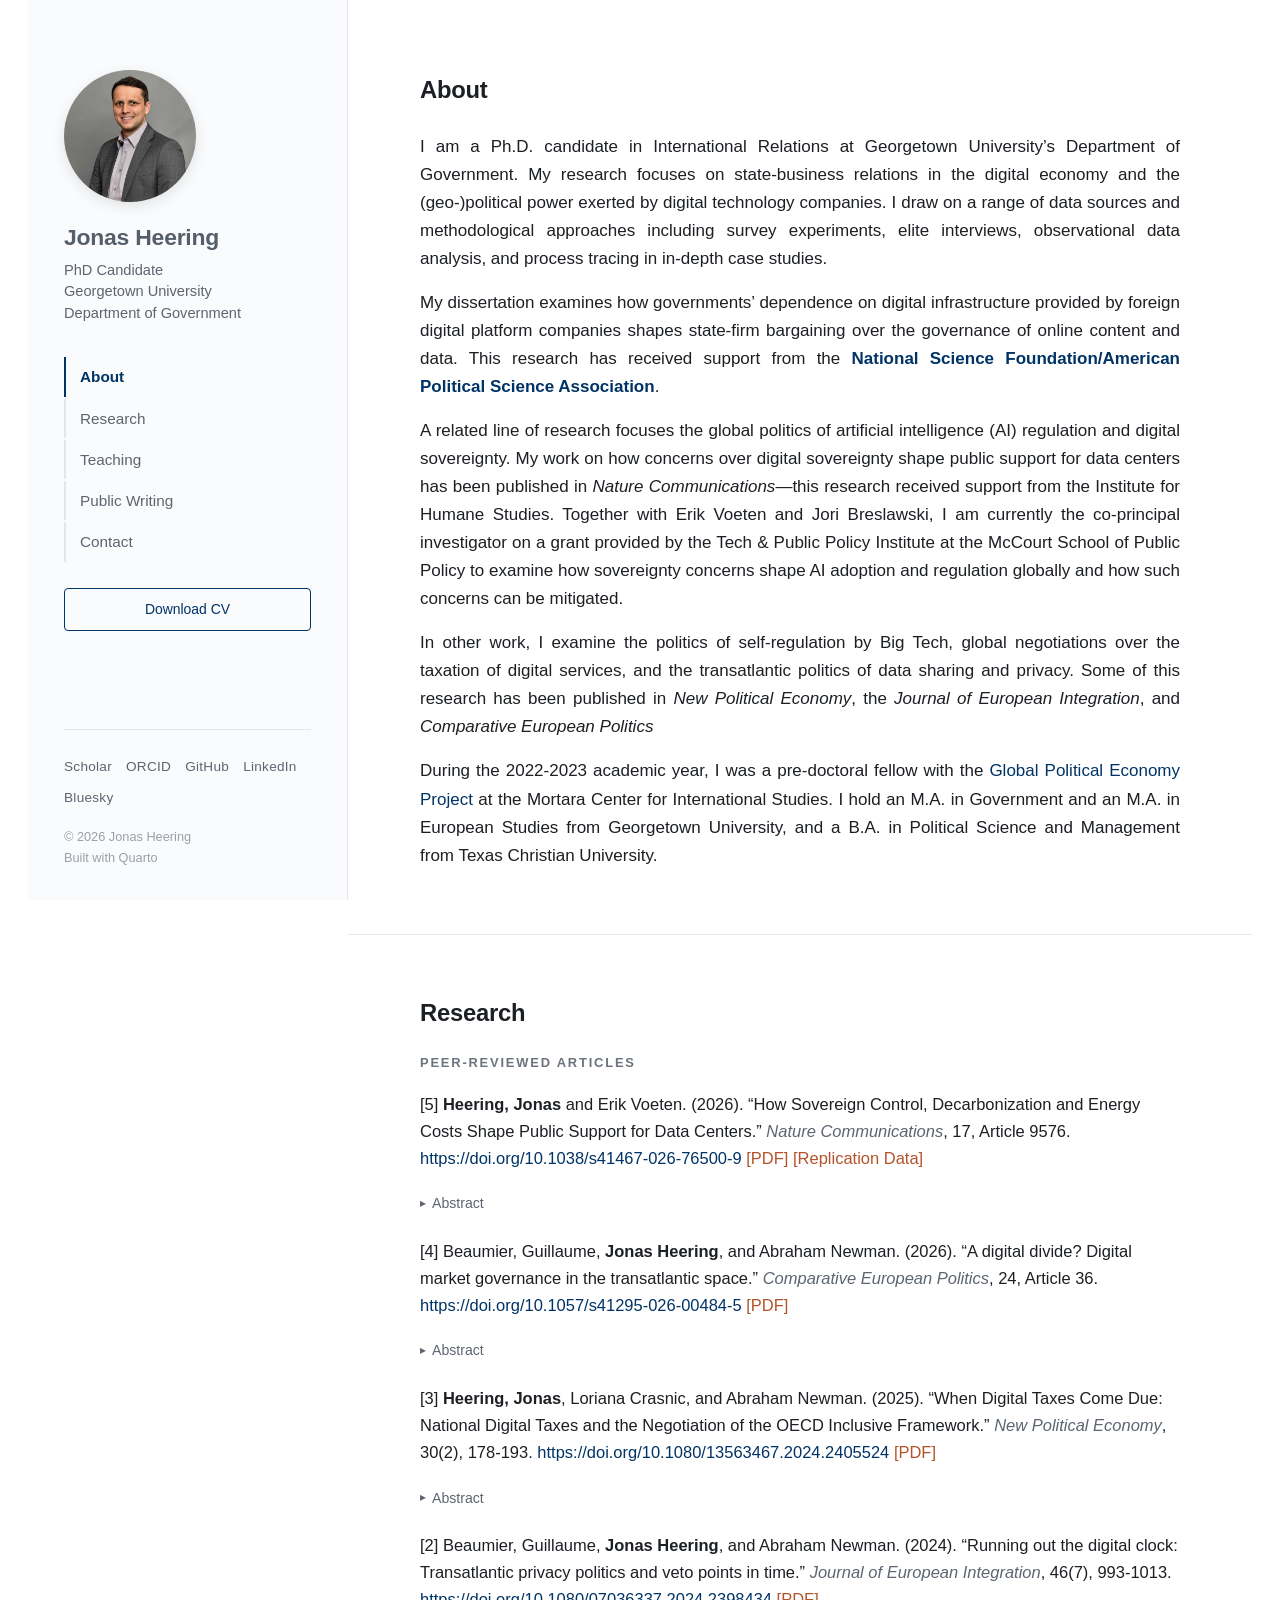
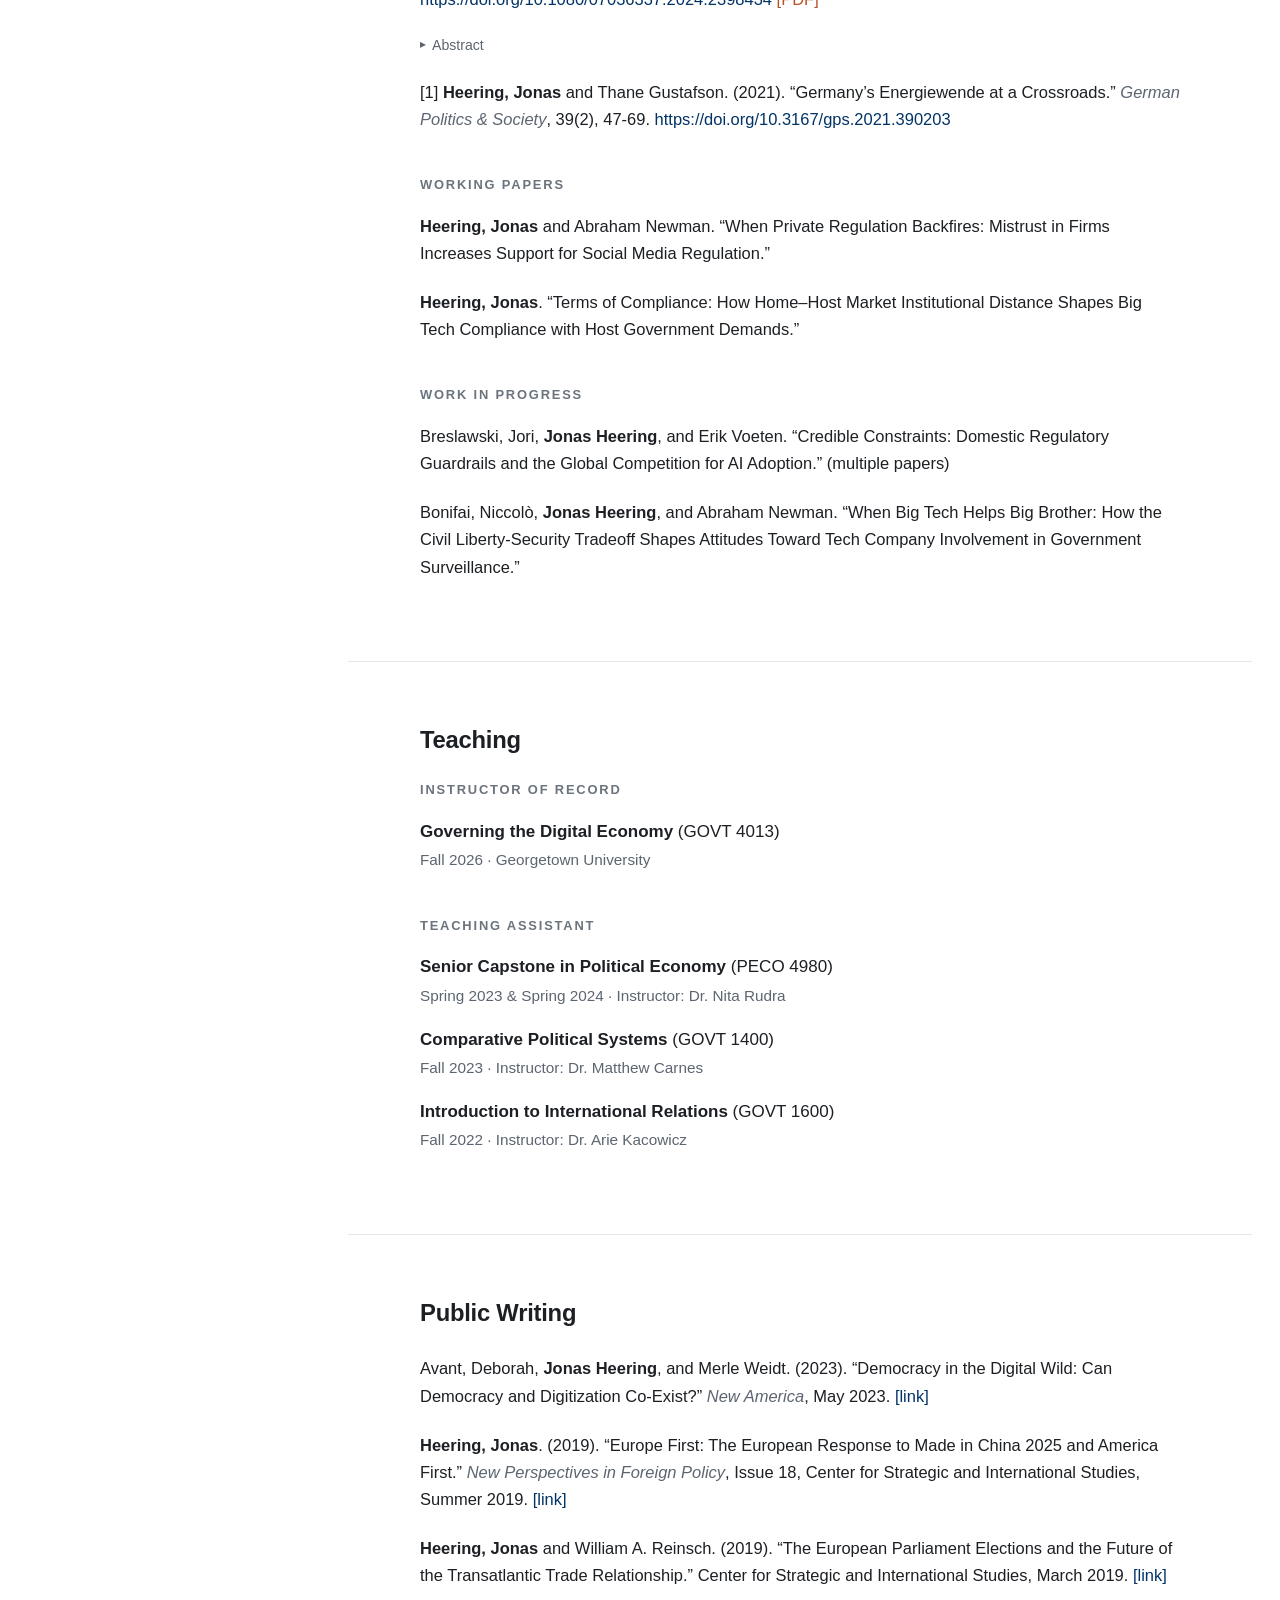
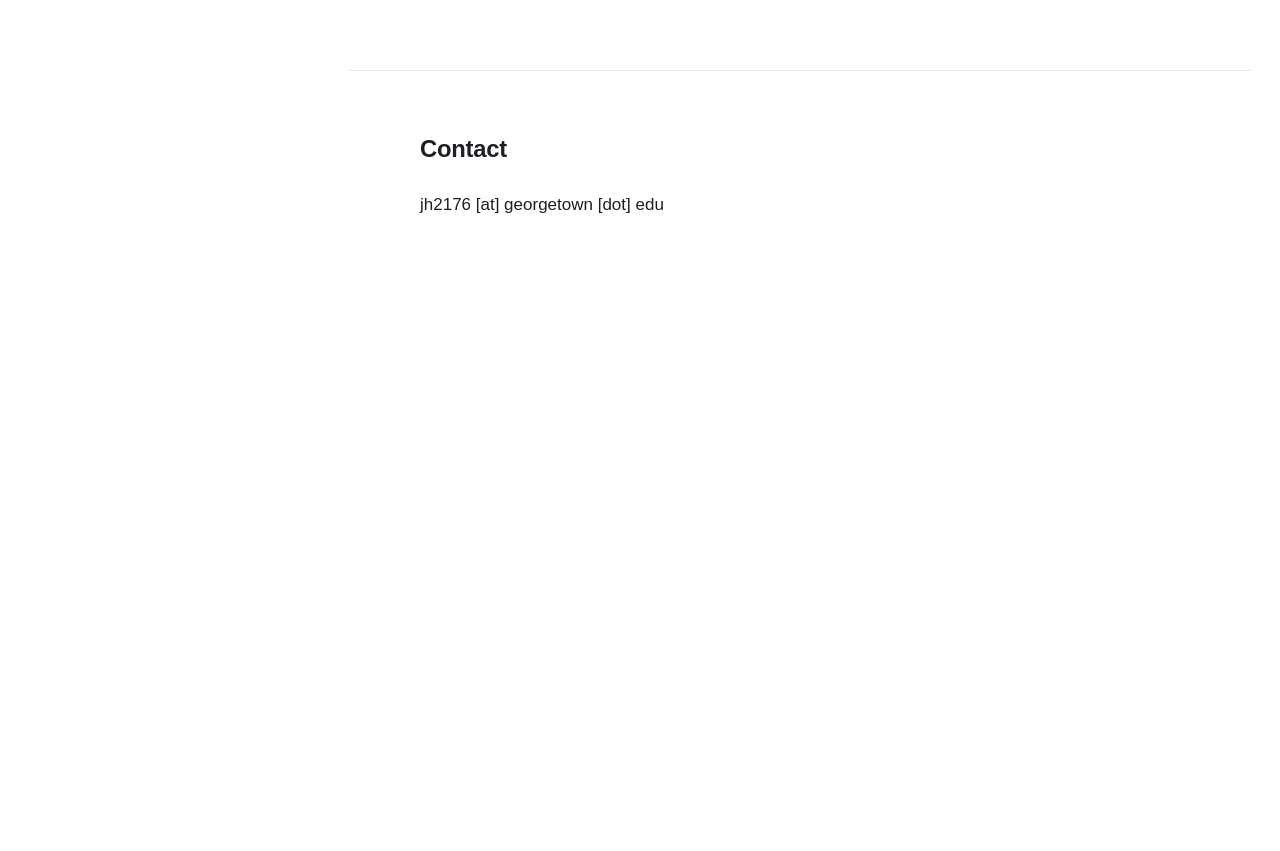
<file: docs/index.html>
<!DOCTYPE html>
<html xmlns="http://www.w3.org/1999/xhtml" lang="en" xml:lang="en"><head>

<meta charset="utf-8">
<meta name="generator" content="quarto-1.8.27">

<meta name="viewport" content="width=device-width, initial-scale=1.0, user-scalable=yes">


<title>Jonas Heering</title>
<style>
code{white-space: pre-wrap;}
span.smallcaps{font-variant: small-caps;}
div.columns{display: flex; gap: min(4vw, 1.5em);}
div.column{flex: auto; overflow-x: auto;}
div.hanging-indent{margin-left: 1.5em; text-indent: -1.5em;}
ul.task-list{list-style: none;}
ul.task-list li input[type="checkbox"] {
  width: 0.8em;
  margin: 0 0.8em 0.2em -1em; /* quarto-specific, see https://github.com/quarto-dev/quarto-cli/issues/4556 */ 
  vertical-align: middle;
}
</style>


<script src="site_libs/quarto-nav/quarto-nav.js"></script>
<script src="site_libs/clipboard/clipboard.min.js"></script>
<script src="site_libs/quarto-search/autocomplete.umd.js"></script>
<script src="site_libs/quarto-search/fuse.min.js"></script>
<script src="site_libs/quarto-search/quarto-search.js"></script>
<meta name="quarto:offset" content="./">
<script src="site_libs/quarto-html/quarto.js" type="module"></script>
<script src="site_libs/quarto-html/tabsets/tabsets.js" type="module"></script>
<script src="site_libs/quarto-html/axe/axe-check.js" type="module"></script>
<script src="site_libs/quarto-html/popper.min.js"></script>
<script src="site_libs/quarto-html/tippy.umd.min.js"></script>
<link href="site_libs/quarto-html/tippy.css" rel="stylesheet">
<link href="site_libs/quarto-html/quarto-syntax-highlighting-ed96de9b727972fe78a7b5d16c58bf87.css" rel="stylesheet" id="quarto-text-highlighting-styles">
<script src="site_libs/bootstrap/bootstrap.min.js"></script>
<link href="site_libs/bootstrap/bootstrap-icons.css" rel="stylesheet">
<link href="site_libs/bootstrap/bootstrap-4b5c0795f3b0985f787d82a1ce4d65c5.min.css" rel="stylesheet" append-hash="true" id="quarto-bootstrap" data-mode="light">
<script id="quarto-search-options" type="application/json">{
  "location": "sidebar",
  "copy-button": false,
  "collapse-after": 3,
  "panel-placement": "start",
  "type": "textbox",
  "limit": 50,
  "keyboard-shortcut": [
    "f",
    "/",
    "s"
  ],
  "show-item-context": false,
  "language": {
    "search-no-results-text": "No results",
    "search-matching-documents-text": "matching documents",
    "search-copy-link-title": "Copy link to search",
    "search-hide-matches-text": "Hide additional matches",
    "search-more-match-text": "more match in this document",
    "search-more-matches-text": "more matches in this document",
    "search-clear-button-title": "Clear",
    "search-text-placeholder": "",
    "search-detached-cancel-button-title": "Cancel",
    "search-submit-button-title": "Submit",
    "search-label": "Search"
  }
}</script>


<meta property="og:title" content="Jonas Heering">
<meta property="og:site_name" content="Jonas Heering">
<meta name="twitter:title" content="Jonas Heering">
<meta name="twitter:card" content="summary">
</head>

<body class="fullcontent quarto-light">

<div id="quarto-search-results"></div>
<!-- content -->
<div id="quarto-content" class="quarto-container page-layout-custom">
<!-- sidebar -->
<!-- margin-sidebar -->
<!-- main -->




<aside id="site-sidebar">
  <div class="sidebar-inner">

    <img class="avatar" src="files/profile/jonas-heering-photo.jpg" alt="Jonas Heering">

    <h1 class="side-name">Jonas Heering</h1>
    <p class="side-role">PhD Candidate<br>Georgetown University<br>Department of Government</p>

    <!-- .no-external keeps Quarto's external-link script from adding
         target="_blank" to these same-page anchors. It decides "external" by
         comparing the resolved URL against site-url, so without this the nav
         opens a new tab whenever the page is not served from that exact host
         (e.g. opening docs/index.html straight from Finder). -->
    <nav class="side-nav" aria-label="Sections">
      <a class="no-external" href="#about">About</a>
      <a class="no-external" href="#research">Research</a>
      <a class="no-external" href="#teaching">Teaching</a>
      <a class="no-external" href="#writing">Public Writing</a>
      <a class="no-external" href="#contact">Contact</a>
    </nav>

    <div class="side-cta">
      <a class="btn-cv" href="files/Jonas-Heering-CV.pdf" target="_blank" rel="noopener">Download CV</a>
    </div>

    <div class="side-social">
      <a href="https://scholar.google.com/citations?user=WTr67bQAAAAJ&amp;hl=en" target="_blank" rel="noopener">Scholar</a>
      <a href="https://orcid.org/0009-0008-8426-7867" target="_blank" rel="noopener">ORCID</a>
      <a href="https://github.com/jonasheering" target="_blank" rel="noopener">GitHub</a>
      <a href="https://www.linkedin.com/in/jonasheering/" target="_blank" rel="noopener">LinkedIn</a>
      <a href="https://bsky.app/profile/jonasheering.bsky.social" target="_blank" rel="noopener">Bluesky</a>
    </div>

    <p class="side-copyright">© 2026 Jonas Heering<br>Built with <a href="https://quarto.org/">Quarto</a></p>

  </div>
</aside>
<section id="about" class="level2">
<h2 data-anchor-id="about">About</h2>
<p>I am a Ph.D.&nbsp;candidate in International Relations at Georgetown University’s Department of Government. My research focuses on state-business relations in the digital economy and the (geo-)political power exerted by digital technology companies. I draw on a range of data sources and methodological approaches including survey experiments, elite interviews, observational data analysis, and process tracing in in-depth case studies.</p>
<p>My dissertation examines how governments’ dependence on digital infrastructure provided by foreign digital platform companies shapes state-firm bargaining over the governance of online content and data. This research has received support from the <a href="https://apsanet.org/programs/doctoral-dissertation-research-improvement-grants/"><strong>National Science Foundation/American Political Science Association</strong></a>.</p>
<p>A related line of research focuses the global politics of artificial intelligence (AI) regulation and digital sovereignty. My work on how concerns over digital sovereignty shape public support for data centers has been published in <em>Nature Communications</em>—this research received support from the Institute for Humane Studies. Together with Erik Voeten and Jori Breslawski, I am currently the co-principal investigator on a grant provided by the Tech &amp; Public Policy Institute at the McCourt School of Public Policy to examine how sovereignty concerns shape AI adoption and regulation globally and how such concerns can be mitigated.</p>
<p>In other work, I examine the politics of self-regulation by Big Tech, global negotiations over the taxation of digital services, and the transatlantic politics of data sharing and privacy. Some of this research has been published in <em>New Political Economy</em>, the <em>Journal of European Integration</em>, and <em>Comparative European Politics</em></p>
<p>During the 2022-2023 academic year, I was a pre-doctoral fellow with the <a href="https://mortara.georgetown.edu/research/global-political-economy-project-gpep/join-us/former-fellows/">Global Political Economy Project</a> at the Mortara Center for International Studies. I hold an M.A.&nbsp;in Government and an M.A.&nbsp;in European Studies from Georgetown University, and a B.A. in Political Science and Management from Texas Christian University.</p>
</section>
<section id="research" class="level2">
<h2 data-anchor-id="research">Research</h2>
<section id="peer-reviewed-articles" class="level3">
<h3 data-anchor-id="peer-reviewed-articles">Peer-Reviewed Articles</h3>
<div class="pub">
<p>[5] <strong>Heering, Jonas</strong> and Erik Voeten. (2026). “How Sovereign Control, Decarbonization and Energy Costs Shape Public Support for Data Centers.” <em>Nature Communications</em>, 17, Article 9576. <a href="https://doi.org/10.1038/s41467-026-76500-9">https://doi.org/10.1038/s41467-026-76500-9</a> <a href="files/papers/Heering_Voeten_2026_NatureCommunications.pdf" class="pub-link" target="_blank" rel="noopener">[PDF]</a> <a href="https://osf.io/nqegr/" class="pub-link" target="_blank" rel="noopener">[Replication Data]</a></p>
<details>
<summary>
Abstract
</summary>
<p>The rapid expansion of data centers has created new political challenges. Governments want to build more data centers to reap the benefits from the artificial intelligence (AI) economy and achieve their digital sovereignty agendas. However, data centers require enormous amounts of electricity and water, threaten emission-reduction targets, and often raise local electricity prices. As a result, local communities increasingly mobilize against data center construction. We use a vignette and conjoint survey experiment in Germany to evaluate how publics think about the environmental, economic, and (geo)political tradeoffs that data centers entail. We find that directly priming people with digital sovereignty concerns only marginally increases support for building more data centers. Yet, support varies substantially based on characteristics that people do have strong views about: decarbonization, geopolitics, and local environmental and economic impact. Geopolitical concerns are particularly salient: people strongly favor data centers operated by German or European firms over US or Chinese operators. These nationality effects are large even when compared to the effects of electricity price increases and variation in energy sources. Our findings suggest that public opposition to data centers depends on pre-existing political cleavages and that sovereignty concerns loom large.</p>
</details>
</div>
<div class="pub">
<p>[4] Beaumier, Guillaume, <strong>Jonas Heering</strong>, and Abraham Newman. (2026). “A digital divide? Digital market governance in the transatlantic space.” <em>Comparative European Politics</em>, 24, Article 36. <a href="https://doi.org/10.1057/s41295-026-00484-5">https://doi.org/10.1057/s41295-026-00484-5</a> <a href="files/papers/Beaumier_Heering_Newman_2026_CEP_preprint.pdf" class="pub-link" target="_blank" rel="noopener">[PDF]</a></p>
<details>
<summary>
Abstract
</summary>
<p>The EU and the US have emerged as central actors in the governance of the digital economy. Existing scholarship tends to view their digital governance models as distinctive approaches, with the EU advancing a rights-based model and the US favoring a market-based approach. Yet, such arguments mask the underlying interdependencies that shape digital policymaking on both sides of the Atlantic. In this paper, we show how the digital market governance strategies of the EU and the US were shaped through the constant interactions of their respective attempts to unleash market competition and shield citizens from harm. By tracing the evolution of transatlantic digital governance since the 1990s, we highlight how both jurisdictions initially emphasized market making over market correction, hoping to unleash the promises of new technology. As the digital economy consolidated around a few large US-based technology companies, however, digital governance in the EU shifted toward a more protective approach. EU digital governance attempted to balance the EU’s dependence on foreign digital technology firms—and their influence on EU policymaking—with efforts to get these firms to follow EU market rules. European regulatory efforts reverberated across the Atlantic as US policymakers took up concerns related to market concentration. With the reelection of Donald Trump, digital policy is increasingly becoming intertwined with both trade and security policy on both sides of the Atlantic. The paper, then, underscores the interrelated nature of digital policy-making where markets and authority increasingly span borders.</p>
</details>
</div>
<div class="pub">
<p>[3] <strong>Heering, Jonas</strong>, Loriana Crasnic, and Abraham Newman. (2025). “When Digital Taxes Come Due: National Digital Taxes and the Negotiation of the OECD Inclusive Framework.” <em>New Political Economy</em>, 30(2), 178-193. <a href="https://doi.org/10.1080/13563467.2024.2405524">https://doi.org/10.1080/13563467.2024.2405524</a> <a href="files/papers/Heering_Crasnic_Newman_2025_NPE_preprint.pdf" class="pub-link" target="_blank" rel="noopener">[PDF]</a></p>
<details>
<summary>
Abstract
</summary>
<p>What explains major shifts in international tax cooperation? Existing literature emphasises either the centrality of the United States for successful reform or the power of multinational corporations to exert downward pressure on global tax rates. Nonetheless, in 2021 members of the OECD Inclusive Framework (IF) agreed to tax some of the largest multinational companies based on their market activities rather than physical presence – a fundamental change to the international taxation regime that the U.S. government and U.S. multinational corporations (MNCs) had long opposed. We argue that the spread of digital value chains has exposed the activities of MNCs to greater regulatory activity, allowing governments to use unilateral regulatory action as leverage in international negotiations. By shifting the reversion point – the status quo absent an international agreement – governments were collectively able to transform an agreement. We demonstrate our argument by examining how the implementation of national digital services taxes (DSTs) affected the OECD IF negotiations. Drawing on interviews with key stakeholders and primary sources, we show that the adoption of DSTs, including in France and India, and the threat of additional proliferation of DSTs, pushed the United States to drop its longstanding opposition to parts of the IF process.</p>
</details>
</div>
<div class="pub">
<p>[2] Beaumier, Guillaume, <strong>Jonas Heering</strong>, and Abraham Newman. (2024). “Running out the digital clock: Transatlantic privacy politics and veto points in time.” <em>Journal of European Integration</em>, 46(7), 993-1013. <a href="https://doi.org/10.1080/07036337.2024.2398434">https://doi.org/10.1080/07036337.2024.2398434</a> <a href="files/papers/Beaumier_Heering_Newman_2024_JEI_preprint.pdf" class="pub-link" target="_blank" rel="noopener">[PDF]</a></p>
<details>
<summary>
Abstract
</summary>
<p>Why does the European Commission continue to sign onto unstable international data flow agreements with the United States? After two agreements were struck down by the European Court of Justice, and clear signals that a new one could meet a similar fate, the European Commission agreed to the Data Privacy Framework. To make sense of this behavior, we connect traditional work on veto points with work on historical institutionalism to highlight an international negotiation strategy – running out the clock. While traditional veto points literature suggests multiple institutions with varying preferences will limit the set of potential policies or their adoption, we highlight how these dynamics change when considering veto points in time. We showcase our argument by building three historical narratives detailing the negotiation of the successive data flow agreements. Our findings have important implications for the future of the transatlantic privacy regime as well as negotiation dynamics.</p>
</details>
</div>
<div class="pub">
<p>[1] <strong>Heering, Jonas</strong> and Thane Gustafson. (2021). “Germany’s Energiewende at a Crossroads.” <em>German Politics &amp; Society</em>, 39(2), 47-69. <a href="https://doi.org/10.3167/gps.2021.390203">https://doi.org/10.3167/gps.2021.390203</a></p>
</div>
</section>
<section id="working-papers" class="level3">
<h3 data-anchor-id="working-papers">Working Papers</h3>
<div class="pub">
<p><strong>Heering, Jonas</strong> and Abraham Newman. “When Private Regulation Backfires: Mistrust in Firms Increases Support for Social Media Regulation.”</p>
</div>
<div class="pub">
<p><strong>Heering, Jonas</strong>. “Terms of Compliance: How Home–Host Market Institutional Distance Shapes Big Tech Compliance with Host Government Demands.”</p>
</div>
</section>
<section id="work-in-progress" class="level3">
<h3 data-anchor-id="work-in-progress">Work in Progress</h3>
<div class="pub">
<p>Breslawski, Jori, <strong>Jonas Heering</strong>, and Erik Voeten. “Credible Constraints: Domestic Regulatory Guardrails and the Global Competition for AI Adoption.” (multiple papers)</p>
</div>
<div class="pub">
<p>Bonifai, Niccolò, <strong>Jonas Heering</strong>, and Abraham Newman. “When Big Tech Helps Big Brother: How the Civil Liberty-Security Tradeoff Shapes Attitudes Toward Tech Company Involvement in Government Surveillance.”</p>
</div>
</section>
</section>
<section id="teaching" class="level2">
<h2 data-anchor-id="teaching">Teaching</h2>
<section id="instructor-of-record" class="level3">
<h3 data-anchor-id="instructor-of-record">Instructor of Record</h3>
<div class="course">
<p><strong>Governing the Digital Economy</strong> (GOVT 4013)<br>
<span class="meta">Fall 2026 · Georgetown University</span></p>
</div>
</section>
<section id="teaching-assistant" class="level3">
<h3 data-anchor-id="teaching-assistant">Teaching Assistant</h3>
<div class="course">
<p><strong>Senior Capstone in Political Economy</strong> (PECO 4980)<br>
<span class="meta">Spring 2023 &amp; Spring 2024 · Instructor: Dr.&nbsp;Nita Rudra</span></p>
</div>
<div class="course">
<p><strong>Comparative Political Systems</strong> (GOVT 1400)<br>
<span class="meta">Fall 2023 · Instructor: Dr.&nbsp;Matthew Carnes</span></p>
</div>
<div class="course">
<p><strong>Introduction to International Relations</strong> (GOVT 1600)<br>
<span class="meta">Fall 2022 · Instructor: Dr.&nbsp;Arie Kacowicz</span></p>
</div>
</section>
</section>
<section id="writing" class="level2">
<h2 data-anchor-id="writing">Public Writing</h2>
<div class="pub">
<p>Avant, Deborah, <strong>Jonas Heering</strong>, and Merle Weidt. (2023). “Democracy in the Digital Wild: Can Democracy and Digitization Co-Exist?” <em>New America</em>, May 2023. <a href="https://www.newamerica.org/planetary-politics/briefs/democracy-in-the-digital-wild/">[link]</a></p>
</div>
<div class="pub">
<p><strong>Heering, Jonas</strong>. (2019). “Europe First: The European Response to Made in China 2025 and America First.” <em>New Perspectives in Foreign Policy</em>, Issue 18, Center for Strategic and International Studies, Summer 2019. <a href="https://csis-website-prod.s3.amazonaws.com/s3fs-public/190926_NPFP_Summer2019_Heering.pdf">[link]</a></p>
</div>
<div class="pub">
<p><strong>Heering, Jonas</strong> and William A. Reinsch. (2019). “The European Parliament Elections and the Future of the Transatlantic Trade Relationship.” Center for Strategic and International Studies, March 2019. <a href="https://www.csis.org/analysis/european-parliament-elections-and-future-transatlantic-trade-relationship">[link]</a></p>
</div>
</section>
<section id="contact" class="level2">
<h2 data-anchor-id="contact">Contact</h2>
<p>jh2176 [at] georgetown [dot] edu</p>


</section>


<script>
(function () {
  var links = Array.prototype.slice.call(
    document.querySelectorAll('#site-sidebar .side-nav a')
  );
  if (!links.length) return;

  // Resolve each nav link to the section it points at.
  var targets = links
    .map(function (link) {
      var id = link.getAttribute('href').slice(1);
      var el = document.getElementById(id);
      return el ? { link: link, el: el } : null;
    })
    .filter(Boolean);
  if (!targets.length) return;

  // ---- smooth scrolling -------------------------------------------------
  // Driven from JS rather than CSS `scroll-behavior: smooth`, which browsers
  // ignore when the OS "reduce motion" setting is on — leaving the native
  // instant jump, which looks like the page flashing. preventDefault() stops
  // that jump, and replaceState updates the URL without firing a hashchange
  // (Quarto's nav script listens for that and re-scrolls on top of us).
  targets.forEach(function (t) {
    t.link.addEventListener('click', function (e) {
      if (e.metaKey || e.ctrlKey || e.shiftKey || e.button !== 0) return;
      e.preventDefault();
      var top = t.el.getBoundingClientRect().top + window.scrollY;
      window.scrollTo({ top: top, behavior: 'smooth' });
      if (window.history && history.replaceState) {
        history.replaceState(null, '', '#' + t.el.id);
      }
    });
  });

  // ---- active-section highlighting --------------------------------------
  var ticking = false;

  function update() {
    ticking = false;
    // The last section whose top has passed the trigger line wins. Near the
    // bottom of the page, fall back to the final section so it can activate
    // even when it is too short to reach the line.
    var current = targets[0];
    var atBottom =
      window.innerHeight + window.scrollY >= document.body.scrollHeight - 2;

    if (atBottom) {
      current = targets[targets.length - 1];
    } else {
      for (var i = 0; i < targets.length; i++) {
        if (targets[i].el.getBoundingClientRect().top <= 140) {
          current = targets[i];
        }
      }
    }

    targets.forEach(function (t) {
      t.link.classList.toggle('active', t === current);
    });
  }

  function onScroll() {
    if (!ticking) {
      ticking = true;
      window.requestAnimationFrame(update);
    }
  }

  window.addEventListener('scroll', onScroll, { passive: true });
  window.addEventListener('resize', onScroll, { passive: true });
  update();
})();
</script>
<script id="quarto-html-after-body" type="application/javascript">
  window.document.addEventListener("DOMContentLoaded", function (event) {
    const isCodeAnnotation = (el) => {
      for (const clz of el.classList) {
        if (clz.startsWith('code-annotation-')) {                     
          return true;
        }
      }
      return false;
    }
    const onCopySuccess = function(e) {
      // button target
      const button = e.trigger;
      // don't keep focus
      button.blur();
      // flash "checked"
      button.classList.add('code-copy-button-checked');
      var currentTitle = button.getAttribute("title");
      button.setAttribute("title", "Copied!");
      let tooltip;
      if (window.bootstrap) {
        button.setAttribute("data-bs-toggle", "tooltip");
        button.setAttribute("data-bs-placement", "left");
        button.setAttribute("data-bs-title", "Copied!");
        tooltip = new bootstrap.Tooltip(button, 
          { trigger: "manual", 
            customClass: "code-copy-button-tooltip",
            offset: [0, -8]});
        tooltip.show();    
      }
      setTimeout(function() {
        if (tooltip) {
          tooltip.hide();
          button.removeAttribute("data-bs-title");
          button.removeAttribute("data-bs-toggle");
          button.removeAttribute("data-bs-placement");
        }
        button.setAttribute("title", currentTitle);
        button.classList.remove('code-copy-button-checked');
      }, 1000);
      // clear code selection
      e.clearSelection();
    }
    const getTextToCopy = function(trigger) {
      const outerScaffold = trigger.parentElement.cloneNode(true);
      const codeEl = outerScaffold.querySelector('code');
      for (const childEl of codeEl.children) {
        if (isCodeAnnotation(childEl)) {
          childEl.remove();
        }
      }
      return codeEl.innerText;
    }
    const clipboard = new window.ClipboardJS('.code-copy-button:not([data-in-quarto-modal])', {
      text: getTextToCopy
    });
    clipboard.on('success', onCopySuccess);
    if (window.document.getElementById('quarto-embedded-source-code-modal')) {
      const clipboardModal = new window.ClipboardJS('.code-copy-button[data-in-quarto-modal]', {
        text: getTextToCopy,
        container: window.document.getElementById('quarto-embedded-source-code-modal')
      });
      clipboardModal.on('success', onCopySuccess);
    }
      var localhostRegex = new RegExp(/^(?:http|https):\/\/localhost\:?[0-9]*\//);
      var mailtoRegex = new RegExp(/^mailto:/);
        var filterRegex = new RegExp("https:\/\/jonasheering\.com");
      var isInternal = (href) => {
          return filterRegex.test(href) || localhostRegex.test(href) || mailtoRegex.test(href);
      }
      // Inspect non-navigation links and adorn them if external
     var links = window.document.querySelectorAll('a[href]:not(.nav-link):not(.navbar-brand):not(.toc-action):not(.sidebar-link):not(.sidebar-item-toggle):not(.pagination-link):not(.no-external):not([aria-hidden]):not(.dropdown-item):not(.quarto-navigation-tool):not(.about-link)');
      for (var i=0; i<links.length; i++) {
        const link = links[i];
        if (!isInternal(link.href)) {
          // undo the damage that might have been done by quarto-nav.js in the case of
          // links that we want to consider external
          if (link.dataset.originalHref !== undefined) {
            link.href = link.dataset.originalHref;
          }
            // target, if specified
            link.setAttribute("target", "_blank");
            if (link.getAttribute("rel") === null) {
              link.setAttribute("rel", "noopener");
            }
        }
      }
    function tippyHover(el, contentFn, onTriggerFn, onUntriggerFn) {
      const config = {
        allowHTML: true,
        maxWidth: 500,
        delay: 100,
        arrow: false,
        appendTo: function(el) {
            return el.parentElement;
        },
        interactive: true,
        interactiveBorder: 10,
        theme: 'quarto',
        placement: 'bottom-start',
      };
      if (contentFn) {
        config.content = contentFn;
      }
      if (onTriggerFn) {
        config.onTrigger = onTriggerFn;
      }
      if (onUntriggerFn) {
        config.onUntrigger = onUntriggerFn;
      }
      window.tippy(el, config); 
    }
    const noterefs = window.document.querySelectorAll('a[role="doc-noteref"]');
    for (var i=0; i<noterefs.length; i++) {
      const ref = noterefs[i];
      tippyHover(ref, function() {
        // use id or data attribute instead here
        let href = ref.getAttribute('data-footnote-href') || ref.getAttribute('href');
        try { href = new URL(href).hash; } catch {}
        const id = href.replace(/^#\/?/, "");
        const note = window.document.getElementById(id);
        if (note) {
          return note.innerHTML;
        } else {
          return "";
        }
      });
    }
    const xrefs = window.document.querySelectorAll('a.quarto-xref');
    const processXRef = (id, note) => {
      // Strip column container classes
      const stripColumnClz = (el) => {
        el.classList.remove("page-full", "page-columns");
        if (el.children) {
          for (const child of el.children) {
            stripColumnClz(child);
          }
        }
      }
      stripColumnClz(note)
      if (id === null || id.startsWith('sec-')) {
        // Special case sections, only their first couple elements
        const container = document.createElement("div");
        if (note.children && note.children.length > 2) {
          container.appendChild(note.children[0].cloneNode(true));
          for (let i = 1; i < note.children.length; i++) {
            const child = note.children[i];
            if (child.tagName === "P" && child.innerText === "") {
              continue;
            } else {
              container.appendChild(child.cloneNode(true));
              break;
            }
          }
          if (window.Quarto?.typesetMath) {
            window.Quarto.typesetMath(container);
          }
          return container.innerHTML
        } else {
          if (window.Quarto?.typesetMath) {
            window.Quarto.typesetMath(note);
          }
          return note.innerHTML;
        }
      } else {
        // Remove any anchor links if they are present
        const anchorLink = note.querySelector('a.anchorjs-link');
        if (anchorLink) {
          anchorLink.remove();
        }
        if (window.Quarto?.typesetMath) {
          window.Quarto.typesetMath(note);
        }
        if (note.classList.contains("callout")) {
          return note.outerHTML;
        } else {
          return note.innerHTML;
        }
      }
    }
    for (var i=0; i<xrefs.length; i++) {
      const xref = xrefs[i];
      tippyHover(xref, undefined, function(instance) {
        instance.disable();
        let url = xref.getAttribute('href');
        let hash = undefined; 
        if (url.startsWith('#')) {
          hash = url;
        } else {
          try { hash = new URL(url).hash; } catch {}
        }
        if (hash) {
          const id = hash.replace(/^#\/?/, "");
          const note = window.document.getElementById(id);
          if (note !== null) {
            try {
              const html = processXRef(id, note.cloneNode(true));
              instance.setContent(html);
            } finally {
              instance.enable();
              instance.show();
            }
          } else {
            // See if we can fetch this
            fetch(url.split('#')[0])
            .then(res => res.text())
            .then(html => {
              const parser = new DOMParser();
              const htmlDoc = parser.parseFromString(html, "text/html");
              const note = htmlDoc.getElementById(id);
              if (note !== null) {
                const html = processXRef(id, note);
                instance.setContent(html);
              } 
            }).finally(() => {
              instance.enable();
              instance.show();
            });
          }
        } else {
          // See if we can fetch a full url (with no hash to target)
          // This is a special case and we should probably do some content thinning / targeting
          fetch(url)
          .then(res => res.text())
          .then(html => {
            const parser = new DOMParser();
            const htmlDoc = parser.parseFromString(html, "text/html");
            const note = htmlDoc.querySelector('main.content');
            if (note !== null) {
              // This should only happen for chapter cross references
              // (since there is no id in the URL)
              // remove the first header
              if (note.children.length > 0 && note.children[0].tagName === "HEADER") {
                note.children[0].remove();
              }
              const html = processXRef(null, note);
              instance.setContent(html);
            } 
          }).finally(() => {
            instance.enable();
            instance.show();
          });
        }
      }, function(instance) {
      });
    }
        let selectedAnnoteEl;
        const selectorForAnnotation = ( cell, annotation) => {
          let cellAttr = 'data-code-cell="' + cell + '"';
          let lineAttr = 'data-code-annotation="' +  annotation + '"';
          const selector = 'span[' + cellAttr + '][' + lineAttr + ']';
          return selector;
        }
        const selectCodeLines = (annoteEl) => {
          const doc = window.document;
          const targetCell = annoteEl.getAttribute("data-target-cell");
          const targetAnnotation = annoteEl.getAttribute("data-target-annotation");
          const annoteSpan = window.document.querySelector(selectorForAnnotation(targetCell, targetAnnotation));
          const lines = annoteSpan.getAttribute("data-code-lines").split(",");
          const lineIds = lines.map((line) => {
            return targetCell + "-" + line;
          })
          let top = null;
          let height = null;
          let parent = null;
          if (lineIds.length > 0) {
              //compute the position of the single el (top and bottom and make a div)
              const el = window.document.getElementById(lineIds[0]);
              top = el.offsetTop;
              height = el.offsetHeight;
              parent = el.parentElement.parentElement;
            if (lineIds.length > 1) {
              const lastEl = window.document.getElementById(lineIds[lineIds.length - 1]);
              const bottom = lastEl.offsetTop + lastEl.offsetHeight;
              height = bottom - top;
            }
            if (top !== null && height !== null && parent !== null) {
              // cook up a div (if necessary) and position it 
              let div = window.document.getElementById("code-annotation-line-highlight");
              if (div === null) {
                div = window.document.createElement("div");
                div.setAttribute("id", "code-annotation-line-highlight");
                div.style.position = 'absolute';
                parent.appendChild(div);
              }
              div.style.top = top - 2 + "px";
              div.style.height = height + 4 + "px";
              div.style.left = 0;
              let gutterDiv = window.document.getElementById("code-annotation-line-highlight-gutter");
              if (gutterDiv === null) {
                gutterDiv = window.document.createElement("div");
                gutterDiv.setAttribute("id", "code-annotation-line-highlight-gutter");
                gutterDiv.style.position = 'absolute';
                const codeCell = window.document.getElementById(targetCell);
                const gutter = codeCell.querySelector('.code-annotation-gutter');
                gutter.appendChild(gutterDiv);
              }
              gutterDiv.style.top = top - 2 + "px";
              gutterDiv.style.height = height + 4 + "px";
            }
            selectedAnnoteEl = annoteEl;
          }
        };
        const unselectCodeLines = () => {
          const elementsIds = ["code-annotation-line-highlight", "code-annotation-line-highlight-gutter"];
          elementsIds.forEach((elId) => {
            const div = window.document.getElementById(elId);
            if (div) {
              div.remove();
            }
          });
          selectedAnnoteEl = undefined;
        };
          // Handle positioning of the toggle
      window.addEventListener(
        "resize",
        throttle(() => {
          elRect = undefined;
          if (selectedAnnoteEl) {
            selectCodeLines(selectedAnnoteEl);
          }
        }, 10)
      );
      function throttle(fn, ms) {
      let throttle = false;
      let timer;
        return (...args) => {
          if(!throttle) { // first call gets through
              fn.apply(this, args);
              throttle = true;
          } else { // all the others get throttled
              if(timer) clearTimeout(timer); // cancel #2
              timer = setTimeout(() => {
                fn.apply(this, args);
                timer = throttle = false;
              }, ms);
          }
        };
      }
        // Attach click handler to the DT
        const annoteDls = window.document.querySelectorAll('dt[data-target-cell]');
        for (const annoteDlNode of annoteDls) {
          annoteDlNode.addEventListener('click', (event) => {
            const clickedEl = event.target;
            if (clickedEl !== selectedAnnoteEl) {
              unselectCodeLines();
              const activeEl = window.document.querySelector('dt[data-target-cell].code-annotation-active');
              if (activeEl) {
                activeEl.classList.remove('code-annotation-active');
              }
              selectCodeLines(clickedEl);
              clickedEl.classList.add('code-annotation-active');
            } else {
              // Unselect the line
              unselectCodeLines();
              clickedEl.classList.remove('code-annotation-active');
            }
          });
        }
    const findCites = (el) => {
      const parentEl = el.parentElement;
      if (parentEl) {
        const cites = parentEl.dataset.cites;
        if (cites) {
          return {
            el,
            cites: cites.split(' ')
          };
        } else {
          return findCites(el.parentElement)
        }
      } else {
        return undefined;
      }
    };
    var bibliorefs = window.document.querySelectorAll('a[role="doc-biblioref"]');
    for (var i=0; i<bibliorefs.length; i++) {
      const ref = bibliorefs[i];
      const citeInfo = findCites(ref);
      if (citeInfo) {
        tippyHover(citeInfo.el, function() {
          var popup = window.document.createElement('div');
          citeInfo.cites.forEach(function(cite) {
            var citeDiv = window.document.createElement('div');
            citeDiv.classList.add('hanging-indent');
            citeDiv.classList.add('csl-entry');
            var biblioDiv = window.document.getElementById('ref-' + cite);
            if (biblioDiv) {
              citeDiv.innerHTML = biblioDiv.innerHTML;
            }
            popup.appendChild(citeDiv);
          });
          return popup.innerHTML;
        });
      }
    }
  });
  </script>
</div> <!-- /content -->




</body></html>
</file>
<file: docs/site_libs/quarto-html/tippy.css>
.tippy-box[data-animation=fade][data-state=hidden]{opacity:0}[data-tippy-root]{max-width:calc(100vw - 10px)}.tippy-box{position:relative;background-color:#333;color:#fff;border-radius:4px;font-size:14px;line-height:1.4;white-space:normal;outline:0;transition-property:transform,visibility,opacity}.tippy-box[data-placement^=top]>.tippy-arrow{bottom:0}.tippy-box[data-placement^=top]>.tippy-arrow:before{bottom:-7px;left:0;border-width:8px 8px 0;border-top-color:initial;transform-origin:center top}.tippy-box[data-placement^=bottom]>.tippy-arrow{top:0}.tippy-box[data-placement^=bottom]>.tippy-arrow:before{top:-7px;left:0;border-width:0 8px 8px;border-bottom-color:initial;transform-origin:center bottom}.tippy-box[data-placement^=left]>.tippy-arrow{right:0}.tippy-box[data-placement^=left]>.tippy-arrow:before{border-width:8px 0 8px 8px;border-left-color:initial;right:-7px;transform-origin:center left}.tippy-box[data-placement^=right]>.tippy-arrow{left:0}.tippy-box[data-placement^=right]>.tippy-arrow:before{left:-7px;border-width:8px 8px 8px 0;border-right-color:initial;transform-origin:center right}.tippy-box[data-inertia][data-state=visible]{transition-timing-function:cubic-bezier(.54,1.5,.38,1.11)}.tippy-arrow{width:16px;height:16px;color:#333}.tippy-arrow:before{content:"";position:absolute;border-color:transparent;border-style:solid}.tippy-content{position:relative;padding:5px 9px;z-index:1}
</file>
<file: docs/site_libs/quarto-html/quarto-syntax-highlighting-ed96de9b727972fe78a7b5d16c58bf87.css>
/* quarto syntax highlight colors */
:root {
  --quarto-hl-ot-color: #003B4F;
  --quarto-hl-at-color: #657422;
  --quarto-hl-ss-color: #20794D;
  --quarto-hl-an-color: #5E5E5E;
  --quarto-hl-fu-color: #4758AB;
  --quarto-hl-st-color: #20794D;
  --quarto-hl-cf-color: #003B4F;
  --quarto-hl-op-color: #5E5E5E;
  --quarto-hl-er-color: #AD0000;
  --quarto-hl-bn-color: #AD0000;
  --quarto-hl-al-color: #AD0000;
  --quarto-hl-va-color: #111111;
  --quarto-hl-bu-color: inherit;
  --quarto-hl-ex-color: inherit;
  --quarto-hl-pp-color: #AD0000;
  --quarto-hl-in-color: #5E5E5E;
  --quarto-hl-vs-color: #20794D;
  --quarto-hl-wa-color: #5E5E5E;
  --quarto-hl-do-color: #5E5E5E;
  --quarto-hl-im-color: #00769E;
  --quarto-hl-ch-color: #20794D;
  --quarto-hl-dt-color: #AD0000;
  --quarto-hl-fl-color: #AD0000;
  --quarto-hl-co-color: #5E5E5E;
  --quarto-hl-cv-color: #5E5E5E;
  --quarto-hl-cn-color: #8f5902;
  --quarto-hl-sc-color: #5E5E5E;
  --quarto-hl-dv-color: #AD0000;
  --quarto-hl-kw-color: #003B4F;
}

/* other quarto variables */
:root {
  --quarto-font-monospace: SFMono-Regular, Menlo, Monaco, Consolas, "Liberation Mono", "Courier New", monospace;
}

/* syntax highlight based on Pandoc's rules */
pre > code.sourceCode > span {
  color: #003B4F;
}

code.sourceCode > span {
  color: #003B4F;
}

div.sourceCode,
div.sourceCode pre.sourceCode {
  color: #003B4F;
}

/* Normal */
code span {
  color: #003B4F;
}

/* Alert */
code span.al {
  color: #AD0000;
  font-style: inherit;
}

/* Annotation */
code span.an {
  color: #5E5E5E;
  font-style: inherit;
}

/* Attribute */
code span.at {
  color: #657422;
  font-style: inherit;
}

/* BaseN */
code span.bn {
  color: #AD0000;
  font-style: inherit;
}

/* BuiltIn */
code span.bu {
  font-style: inherit;
}

/* ControlFlow */
code span.cf {
  color: #003B4F;
  font-weight: bold;
  font-style: inherit;
}

/* Char */
code span.ch {
  color: #20794D;
  font-style: inherit;
}

/* Constant */
code span.cn {
  color: #8f5902;
  font-style: inherit;
}

/* Comment */
code span.co {
  color: #5E5E5E;
  font-style: inherit;
}

/* CommentVar */
code span.cv {
  color: #5E5E5E;
  font-style: italic;
}

/* Documentation */
code span.do {
  color: #5E5E5E;
  font-style: italic;
}

/* DataType */
code span.dt {
  color: #AD0000;
  font-style: inherit;
}

/* DecVal */
code span.dv {
  color: #AD0000;
  font-style: inherit;
}

/* Error */
code span.er {
  color: #AD0000;
  font-style: inherit;
}

/* Extension */
code span.ex {
  font-style: inherit;
}

/* Float */
code span.fl {
  color: #AD0000;
  font-style: inherit;
}

/* Function */
code span.fu {
  color: #4758AB;
  font-style: inherit;
}

/* Import */
code span.im {
  color: #00769E;
  font-style: inherit;
}

/* Information */
code span.in {
  color: #5E5E5E;
  font-style: inherit;
}

/* Keyword */
code span.kw {
  color: #003B4F;
  font-weight: bold;
  font-style: inherit;
}

/* Operator */
code span.op {
  color: #5E5E5E;
  font-style: inherit;
}

/* Other */
code span.ot {
  color: #003B4F;
  font-style: inherit;
}

/* Preprocessor */
code span.pp {
  color: #AD0000;
  font-style: inherit;
}

/* SpecialChar */
code span.sc {
  color: #5E5E5E;
  font-style: inherit;
}

/* SpecialString */
code span.ss {
  color: #20794D;
  font-style: inherit;
}

/* String */
code span.st {
  color: #20794D;
  font-style: inherit;
}

/* Variable */
code span.va {
  color: #111111;
  font-style: inherit;
}

/* VerbatimString */
code span.vs {
  color: #20794D;
  font-style: inherit;
}

/* Warning */
code span.wa {
  color: #5E5E5E;
  font-style: italic;
}

.prevent-inlining {
  content: "</";
}

/*# sourceMappingURL=0920dd6d7437995b8cdf7429764427b1.css.map */
</file>
